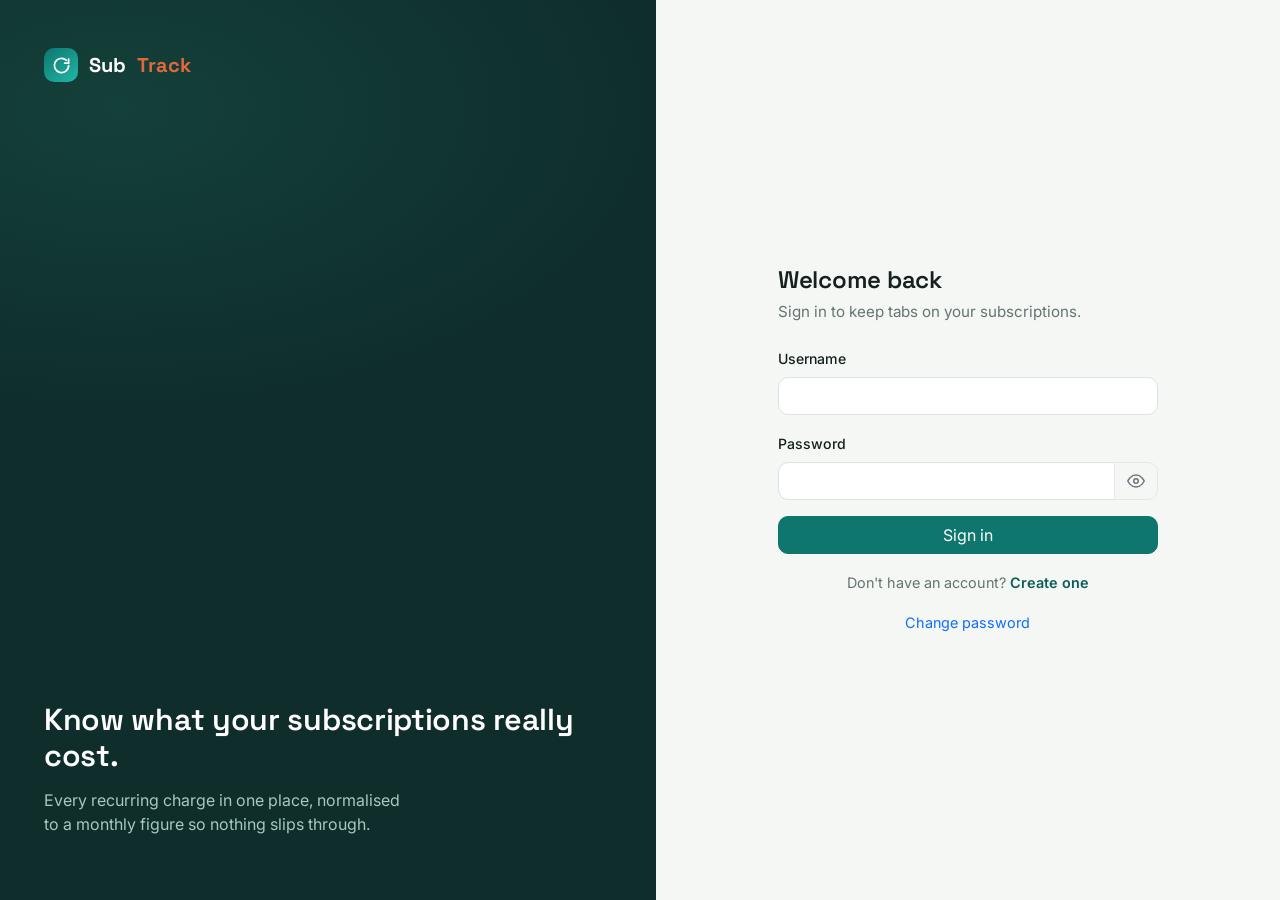
<file: src/main/resources/static/index.html>
<!DOCTYPE html>
<html lang="en">
<head>
    <meta charset="UTF-8" />
    <meta name="viewport" content="width=device-width, initial-scale=1" />
    <title>SubTrack</title>
    <script src="js/config.js"></script>
    <script src="js/auth.js"></script>
    <script>
        // Entry point: send the visitor to the right place.
        location.replace(Auth.isAuthenticated() ? "dashboard.html" : "login.html");
    </script>
</head>
<body></body>
</html>
</file>
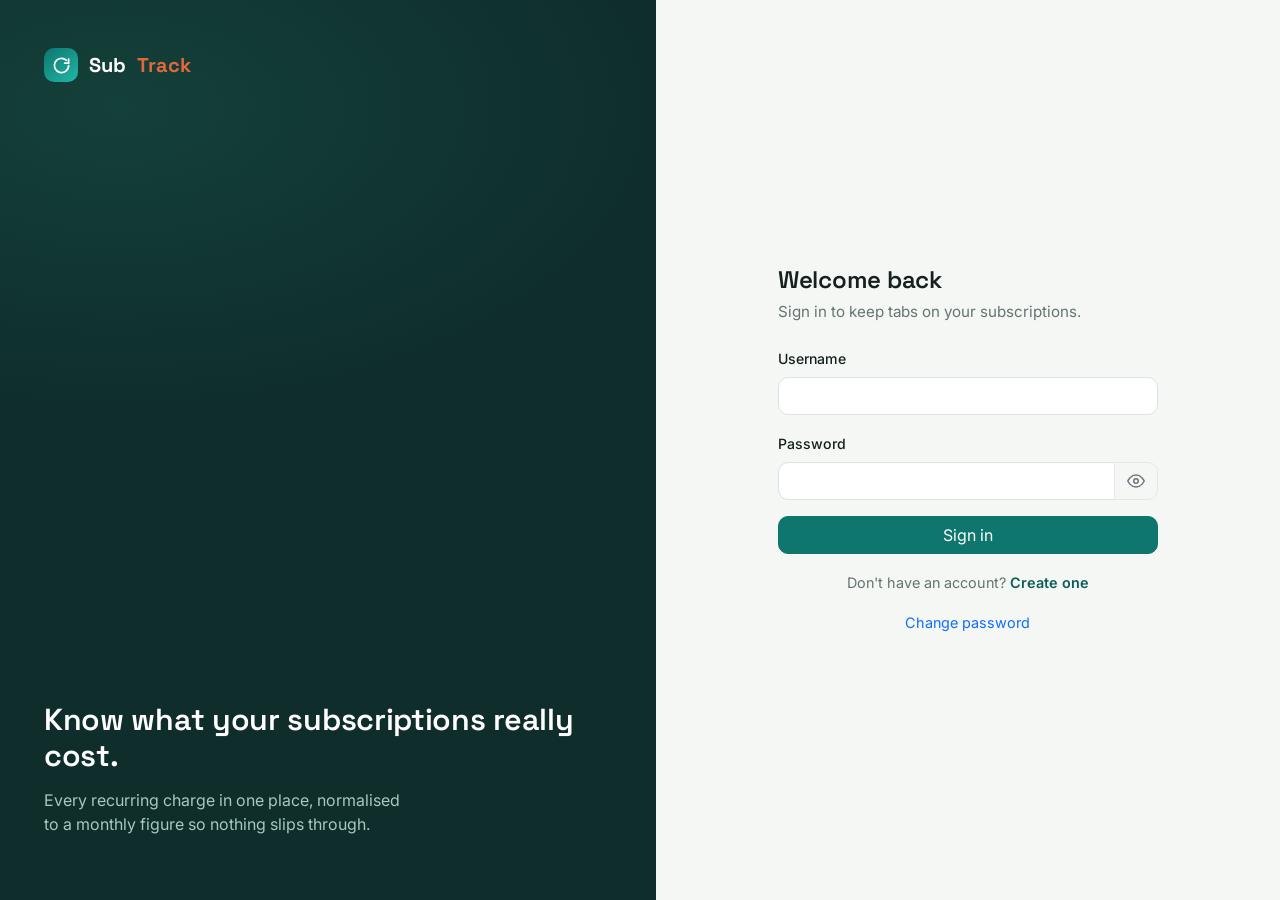
<file: src/main/resources/static/categories.html>
<!DOCTYPE html>
<html lang="en">
<head>
    <meta charset="UTF-8" />
    <meta name="viewport" content="width=device-width, initial-scale=1" />
    <title>Categories · SubTrack</title>

    <link rel="preconnect" href="https://fonts.googleapis.com" />
    <link rel="preconnect" href="https://fonts.gstatic.com" crossorigin />
    <link href="https://fonts.googleapis.com/css2?family=Space+Grotesk:wght@500;600;700&family=Inter:wght@400;500;600&family=Space+Mono:wght@400;700&display=swap" rel="stylesheet" />

    <link href="https://cdn.jsdelivr.net/npm/bootstrap@5.3.3/dist/css/bootstrap.min.css" rel="stylesheet" />
    <link href="css/app.css" rel="stylesheet" />

    <script defer src="https://cdn.jsdelivr.net/npm/bootstrap@5.3.3/dist/js/bootstrap.bundle.min.js"></script>
    <script defer src="js/config.js"></script>
    <script defer src="js/auth.js"></script>
    <script defer src="js/api.js"></script>
    <script defer src="js/layout.js"></script>
    <script defer src="js/categories.js"></script>

    <style>
        .cat-toolbar {
            display: flex;
            align-items: center;
            justify-content: space-between;
            gap: 12px;
            margin-bottom: 18px;
        }
        .cat-toolbar .count { color: var(--st-muted); font-size: .92rem; }

        .cat-grid {
            display: grid;
            grid-template-columns: repeat(auto-fill, minmax(240px, 1fr));
            gap: 14px;
        }
        .cat-card {
            background: var(--st-card);
            border: 1px solid var(--st-border);
            border-radius: var(--st-radius);
            padding: 18px;
            display: flex;
            flex-direction: column;
            justify-content: space-between;
            gap: 14px;
        }
        .cat-name {
            font-family: var(--st-font-display);
            font-weight: 600;
            font-size: 1.05rem;
        }
        .cat-desc {
            color: var(--st-muted);
            font-size: .86rem;
            margin-top: 4px;
            line-height: 1.4;
        }
        .cat-desc--empty { font-style: italic; opacity: .7; }
        .cat-card-actions { display: flex; }

        .cat-subs {
            margin-top: 10px;
            border-top: 1px solid var(--st-border);
            padding-top: 10px;
        }
        .cat-subs-header {
            font-size: .75rem;
            font-weight: 600;
            text-transform: uppercase;
            letter-spacing: .05em;
            color: var(--st-muted);
            margin-bottom: 6px;
        }
        .cat-subs-list {
            list-style: none;
            margin: 0;
            padding: 0;
            display: flex;
            flex-direction: column;
            gap: 4px;
        }
        .cat-sub-item {
            display: flex;
            justify-content: space-between;
            align-items: center;
            font-size: .83rem;
            gap: 8px;
        }
        .cat-sub-inactive { opacity: .55; }
        .cat-sub-name {
            overflow: hidden;
            text-overflow: ellipsis;
            white-space: nowrap;
            flex: 1;
        }
        .cat-sub-price {
            white-space: nowrap;
            color: var(--st-muted);
            font-size: .8rem;
            flex-shrink: 0;
        }
        .cat-subs-empty {
            font-size: .82rem;
            color: var(--st-muted);
            font-style: italic;
            margin: 0;
        }

        .cat-empty { text-align: center; padding: 48px 24px; }
        .cat-empty h2 { font-size: 1.1rem; margin-bottom: 6px; }
        .cat-empty p { color: var(--st-muted); margin-bottom: 18px; }

        .modal-content { border-radius: var(--st-radius); border: 1px solid var(--st-border); }
        .modal-header { border-bottom: 1px solid var(--st-border); }
        .modal-title { font-family: var(--st-font-display); font-weight: 600; }
        .form-label { font-weight: 500; font-size: .88rem; }
    </style>
</head>
<body data-page="categories" data-title="Categories">
<!-- layout.js keeps ONLY the contents of #page-content, so the modals must live
     inside it too — anything placed outside is discarded on mount. -->
<div id="page-content">
    <div class="page-head">
        <h1>Categories</h1>
        <p>Group subscriptions to see where the money goes.</p>
    </div>

    <div id="catLoading" class="st-card text-center text-muted">
        Loading categories…
    </div>

    <div id="catError" class="alert alert-danger d-none" role="alert"></div>

    <div id="catContent" class="d-none">
        <div class="cat-toolbar">
            <span class="count" id="catCount"></span>
            <button type="button" class="btn btn-primary" id="catAddBtn">
                + Add category
            </button>
        </div>

        <div id="catEmpty" class="st-card cat-empty d-none">
            <h2>No categories yet</h2>
            <p>Create a category to organise your subscriptions.</p>
            <button type="button" class="btn btn-primary" id="catEmptyAddBtn">
                + Add category
            </button>
        </div>

        <div id="catGrid" class="cat-grid d-none"></div>
    </div>

    <!-- Create / edit modal — inside #page-content so it survives layout mount. -->
    <div class="modal fade" id="catModal" tabindex="-1" aria-labelledby="catModalTitle" aria-hidden="true">
        <div class="modal-dialog modal-dialog-centered">
            <div class="modal-content">
                <form id="catForm" novalidate>
                    <div class="modal-header">
                        <h5 class="modal-title" id="catModalTitle">Add category</h5>
                        <button type="button" class="btn-close" data-bs-dismiss="modal" aria-label="Close"></button>
                    </div>
                    <div class="modal-body">
                        <div id="catFormError" class="alert alert-danger d-none" role="alert"></div>

                        <div class="mb-3">
                            <label for="catFName" class="form-label">Name</label>
                            <input type="text" class="form-control" id="catFName" maxlength="255"
                                   placeholder="e.g. Streaming" required />
                        </div>

                        <div class="mb-2">
                            <label for="catFDescription" class="form-label">Description <span class="text-muted fw-normal">(optional)</span></label>
                            <textarea class="form-control" id="catFDescription" rows="2" maxlength="500"
                                      placeholder="What belongs in this category?"></textarea>
                        </div>
                    </div>
                    <div class="modal-footer">
                        <button type="button" class="btn btn-outline-secondary" data-bs-dismiss="modal">Cancel</button>
                        <button type="submit" class="btn btn-primary" id="catSaveBtn">Add category</button>
                    </div>
                </form>
            </div>
        </div>
    </div>

    <!-- Delete confirmation modal -->
    <div class="modal fade" id="catConfirmModal" tabindex="-1" aria-labelledby="catConfirmModalTitle" aria-hidden="true">
        <div class="modal-dialog modal-dialog-centered">
            <div class="modal-content">
                <div class="modal-header">
                    <h5 class="modal-title" id="catConfirmModalTitle">Delete category</h5>
                    <button type="button" class="btn-close" data-bs-dismiss="modal" aria-label="Close"></button>
                </div>
                <div class="modal-body">
                    <div id="confirmCatError" class="alert alert-danger d-none" role="alert"></div>
                    <p class="mb-0">
                        Are you sure you want to delete
                        <strong id="confirmCatName"></strong>? Subscriptions in this
                        category may be affected. This can't be undone.
                    </p>
                </div>
                <div class="modal-footer">
                    <button type="button" class="btn btn-outline-secondary" data-bs-dismiss="modal">Cancel</button>
                    <button type="button" class="btn btn-danger" id="confirmCatDeleteBtn">Delete</button>
                </div>
            </div>
        </div>
    </div>
</div>
</body>
</html>
</file>
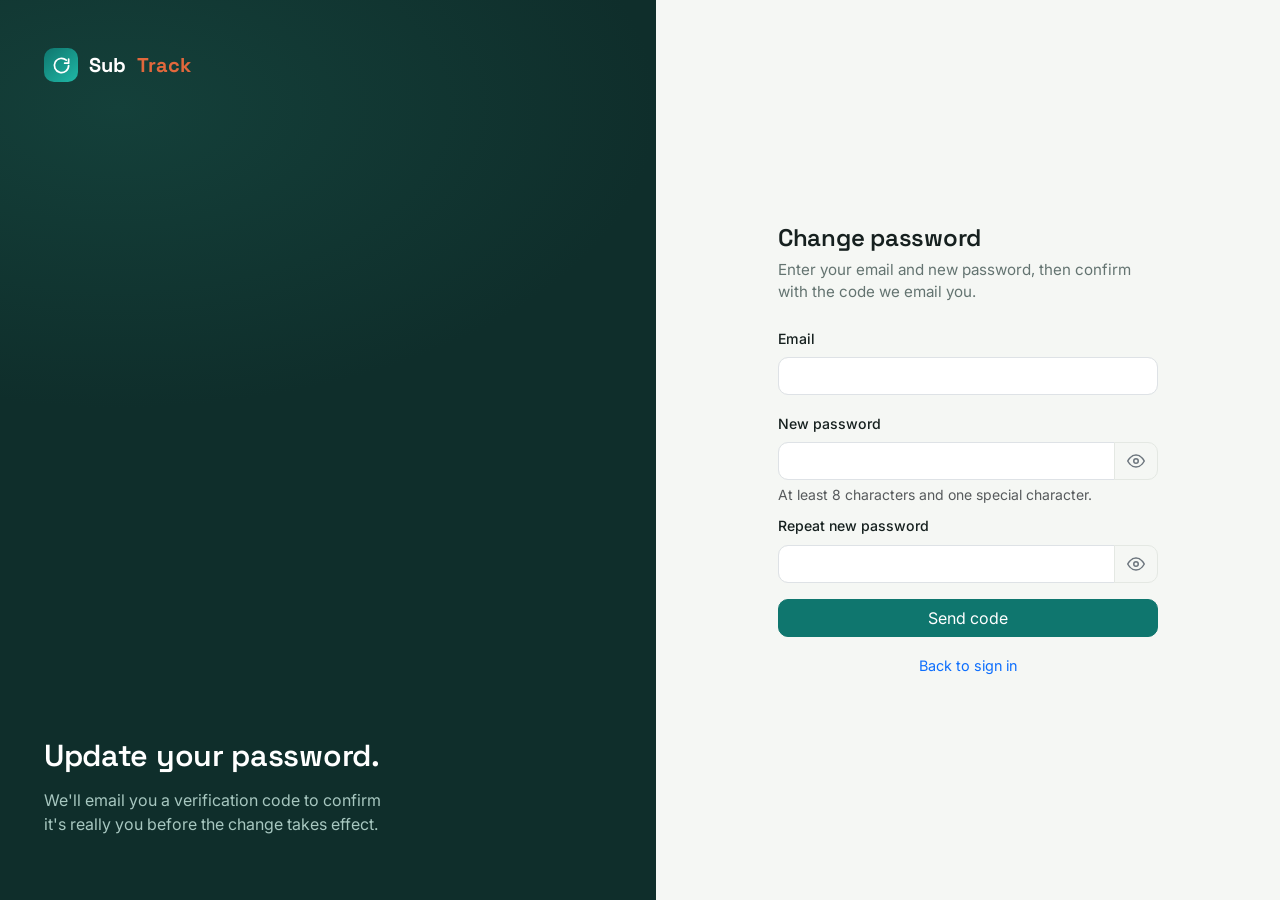
<file: src/main/resources/static/change-password.html>
<!DOCTYPE html>
<html lang="en">
<head>
    <meta charset="UTF-8" />
    <meta name="viewport" content="width=device-width, initial-scale=1" />
    <title>Change password · SubTrack</title>

    <link rel="preconnect" href="https://fonts.googleapis.com" />
    <link rel="preconnect" href="https://fonts.gstatic.com" crossorigin />
    <link href="https://fonts.googleapis.com/css2?family=Space+Grotesk:wght@500;600;700&family=Inter:wght@400;500;600&family=Space+Mono:wght@400;700&display=swap" rel="stylesheet" />

    <link href="https://cdn.jsdelivr.net/npm/bootstrap@5.3.3/dist/css/bootstrap.min.css" rel="stylesheet" />
    <link href="css/app.css" rel="stylesheet" />

    <script defer src="js/config.js"></script>
    <script defer src="js/auth.js"></script>
    <script defer src="js/change-password.js"></script>

    <style>
        /* Keep the eye toggle visually consistent with the input. */
        #cpForm .input-group .btn { border-color: var(--st-border); }
        #cpForm .input-group .btn .eye-icon { width: 18px; height: 18px; display: block; }
    </style>
</head>
<body>
<div class="auth-wrap">
    <!-- Marketing panel (desktop only). -->
    <aside class="auth-aside">
        <div class="brand">
        <span class="brand-mark">
          <svg viewBox="0 0 24 24" fill="none" stroke="#fff" stroke-width="2.2" stroke-linecap="round" stroke-linejoin="round"><path d="M21 12a9 9 0 1 1-3-6.7"/><path d="M21 4v5h-5"/></svg>
        </span>
            Sub<span>Track</span>
        </div>

        <div class="pitch">
            <h2>Update your password.</h2>
            <p>We'll email you a verification code to confirm it's really you before the change takes effect.</p>
        </div>
    </aside>

    <!-- Change-password form -->
    <section class="auth-panel">
        <div class="auth-card">
            <div class="auth-mobile-brand">Sub<span>Track</span></div>

            <h1>Change password</h1>
            <p class="sub">Enter your email and new password, then confirm with the code we email you.</p>

            <div id="cpError" class="alert alert-danger py-2 px-3 d-none" role="alert"></div>
            <div id="cpSuccess" class="alert alert-success py-2 px-3 d-none" role="alert"></div>
            <div id="cpInfo" class="alert alert-info py-2 px-3 d-none" role="alert"></div>

            <form id="cpForm" novalidate>
                <!-- Step 1: details -->
                <div class="mb-3">
                    <label for="cpEmail" class="form-label">Email</label>
                    <input type="email" class="form-control" id="cpEmail" autocomplete="email" required />
                </div>

                <div class="mb-2">
                    <label for="cpNew" class="form-label">New password</label>
                    <div class="input-group">
                        <input type="password" class="form-control" id="cpNew" autocomplete="new-password" required />
                        <button type="button" class="btn btn-outline-secondary" data-toggle-pw="cpNew"
                                aria-label="Show password" aria-pressed="false"></button>
                    </div>
                    <div class="form-text text-muted" id="cpNewHint">At least 8 characters and one special character.</div>
                    <div class="form-text text-danger d-none" id="cpNewError"></div>
                </div>

                <div class="mb-3">
                    <label for="cpConfirm" class="form-label">Repeat new password</label>
                    <div class="input-group">
                        <input type="password" class="form-control" id="cpConfirm" autocomplete="new-password" required />
                        <button type="button" class="btn btn-outline-secondary" data-toggle-pw="cpConfirm"
                                aria-label="Show password" aria-pressed="false"></button>
                    </div>
                    <div class="form-text text-danger d-none" id="cpConfirmError"></div>
                </div>

                <button type="button" class="btn btn-primary w-100" id="cpSendBtn">Send code</button>

                <!-- Step 2: verification (revealed after the code is sent) -->
                <div id="cpCodeSection" class="d-none">
                    <hr class="my-4" />
                    <div class="mb-3">
                        <label for="cpCode" class="form-label">Verification code</label>
                        <input type="text" class="form-control" id="cpCode" autocomplete="one-time-code"
                               placeholder="Paste the code from your email" />
                    </div>
                    <button type="submit" class="btn btn-primary w-100" id="cpVerifyBtn">Verify &amp; change password</button>
                    <button type="button" class="btn btn-link w-100 mt-2 p-0" id="cpResendBtn">Resend code</button>
                </div>
            </form>

            <div class="toggle-line">
                <a href="login.html" class="text-decoration-none">Back to sign in</a>
            </div>
        </div>
    </section>
</div>
</body>
</html>
</file>
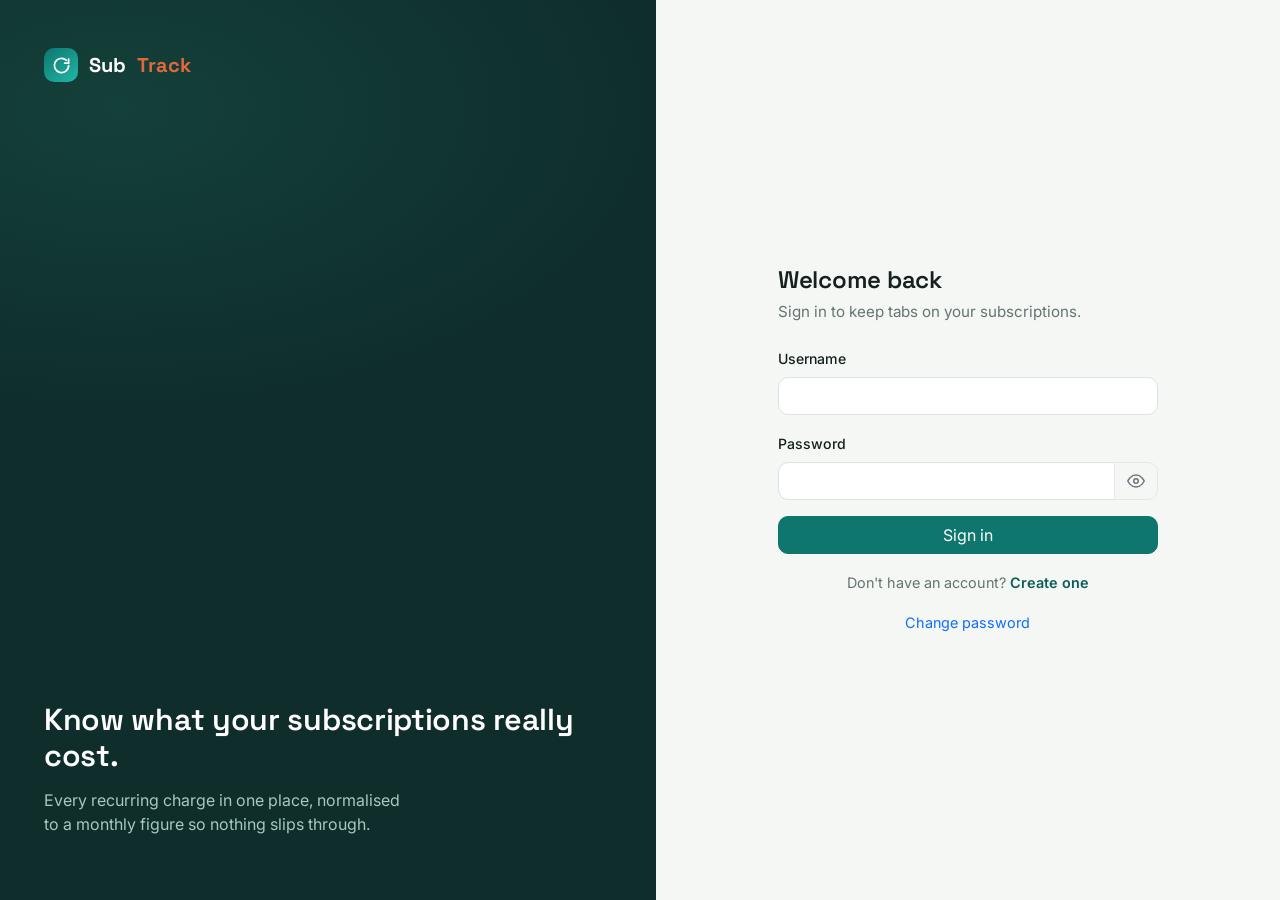
<file: src/main/resources/static/login.html>
<!DOCTYPE html>
<html lang="en">
<head>
    <meta charset="UTF-8" />
    <meta name="viewport" content="width=device-width, initial-scale=1" />
    <title>Sign in · SubTrack</title>

    <link rel="preconnect" href="https://fonts.googleapis.com" />
    <link rel="preconnect" href="https://fonts.gstatic.com" crossorigin />
    <link href="https://fonts.googleapis.com/css2?family=Space+Grotesk:wght@500;600;700&family=Inter:wght@400;500;600&family=Space+Mono:wght@400;700&display=swap" rel="stylesheet" />

    <link href="https://cdn.jsdelivr.net/npm/bootstrap@5.3.3/dist/css/bootstrap.min.css" rel="stylesheet" />
    <link href="css/app.css" rel="stylesheet" />

    <script defer src="js/config.js"></script>
    <script defer src="js/auth.js"></script>
    <script defer src="js/login.js"></script>

    <style>
        #authForm .input-group .btn { border-color: var(--st-border); }
        #authForm .input-group .btn .eye-icon { width: 18px; height: 18px; display: block; }
    </style>
</head>
<body>
<div class="auth-wrap">
    <!-- Marketing panel (desktop only). Figures are illustrative. -->
    <aside class="auth-aside">
        <div class="brand">
        <span class="brand-mark">
          <svg viewBox="0 0 24 24" fill="none" stroke="#fff" stroke-width="2.2" stroke-linecap="round" stroke-linejoin="round"><path d="M21 12a9 9 0 1 1-3-6.7"/><path d="M21 4v5h-5"/></svg>
        </span>
            Sub<span>Track</span>
        </div>

        <div class="pitch">
            <h2>Know what your subscriptions really cost.</h2>
            <p>Every recurring charge in one place, normalised to a monthly figure so nothing slips through.</p>
        </div>
    </aside>

    <!-- Auth form -->
    <section class="auth-panel">
        <div class="auth-card">
            <div class="auth-mobile-brand">Sub<span>Track</span></div>

            <h1 id="authTitle">Welcome back</h1>
            <p class="sub" id="authSub">Sign in to keep tabs on your subscriptions.</p>

            <div id="authError" class="alert alert-danger py-2 px-3 d-none" role="alert"></div>

            <form id="authForm" novalidate>
                <div class="mb-3">
                    <label for="username" class="form-label">Username</label>
                    <input type="text" class="form-control" id="username" autocomplete="username" required />
                </div>

                <div class="mb-3 d-none" id="emailField">
                    <label for="email" class="form-label">Email</label>
                    <input type="email" class="form-control" id="email" autocomplete="email" />
                </div>

                <div class="mb-3">
                    <label for="password" class="form-label">Password</label>
                    <div class="input-group">
                        <input type="password" class="form-control" id="password" autocomplete="current-password" required />
                        <button type="button" class="btn btn-outline-secondary" data-toggle-pw="password"
                                aria-label="Show password" aria-pressed="false"></button>
                    </div>
                </div>

                <button type="submit" class="btn btn-primary w-100" id="submitBtn">Sign in</button>
            </form>

            <div class="toggle-line">
                <span id="toggleText">Don't have an account?</span>
                <button type="button" id="toggleBtn">Create one</button>
            </div>

            <div class="toggle-line">
                <a href="change-password.html" class="text-decoration-none">Change password</a>
            </div>
        </div>
    </section>
</div>
</body>
</html>
</file>
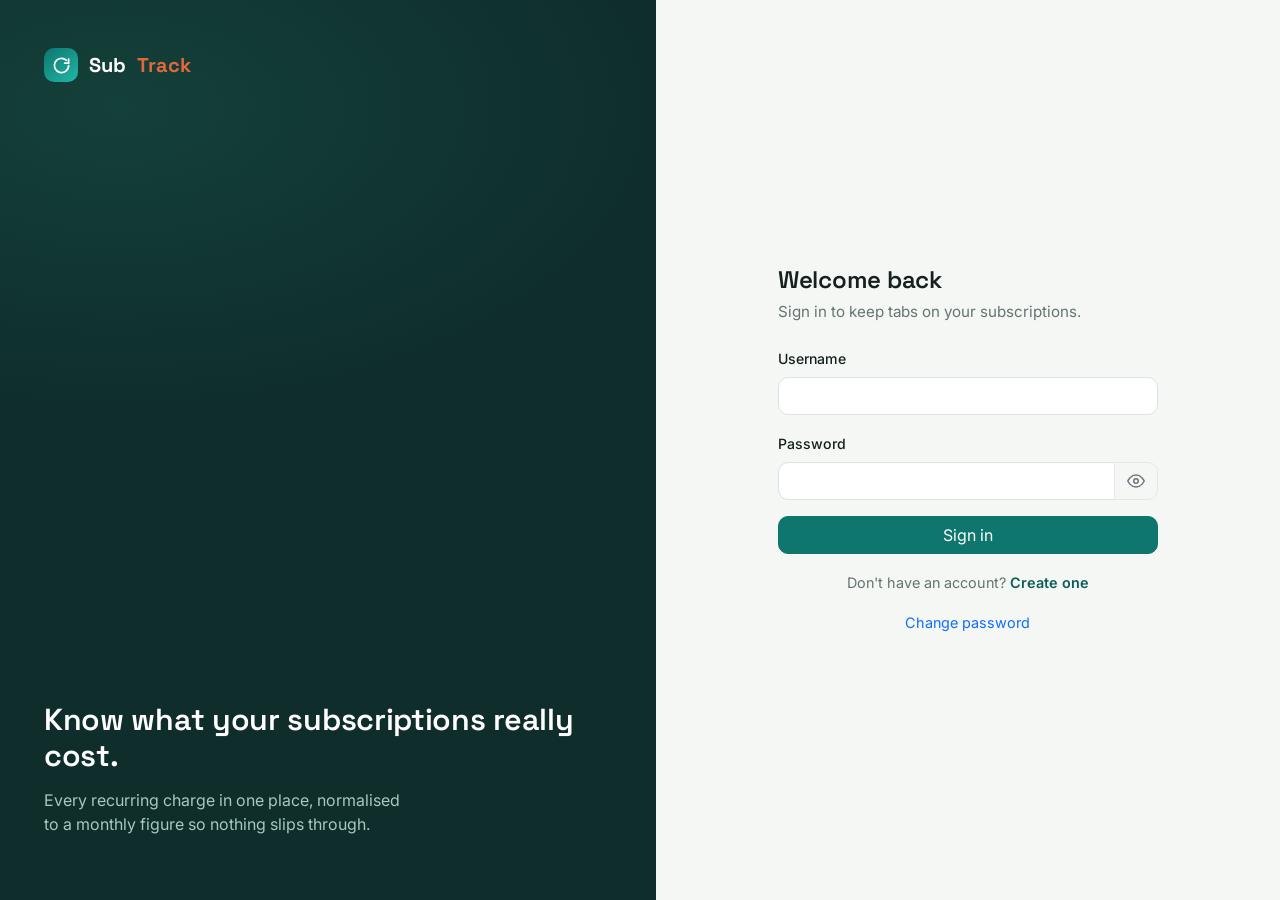
<file: src/main/resources/static/subscriptions.html>
<!DOCTYPE html>
<html lang="en">
<head>
    <meta charset="UTF-8" />
    <meta name="viewport" content="width=device-width, initial-scale=1" />
    <title>Subscriptions · SubTrack</title>

    <link rel="preconnect" href="https://fonts.googleapis.com" />
    <link rel="preconnect" href="https://fonts.gstatic.com" crossorigin />
    <link href="https://fonts.googleapis.com/css2?family=Space+Grotesk:wght@500;600;700&family=Inter:wght@400;500;600&family=Space+Mono:wght@400;700&display=swap" rel="stylesheet" />

    <link href="https://cdn.jsdelivr.net/npm/bootstrap@5.3.3/dist/css/bootstrap.min.css" rel="stylesheet" />
    <link href="css/app.css" rel="stylesheet" />

    <!-- Order matters; defer keeps them sequential and runs before the shell mounts. -->
    <script defer src="https://cdn.jsdelivr.net/npm/bootstrap@5.3.3/dist/js/bootstrap.bundle.min.js"></script>
    <script defer src="js/config.js"></script>
    <script defer src="js/auth.js"></script>
    <script defer src="js/api.js"></script>
    <script defer src="js/layout.js"></script>
    <script defer src="js/subsciptions.js?v=2"></script>

    <style>
        /* Page-scoped styles for the subscriptions table and its modals.
           Shared chrome lives in app.css; these belong with the page. */
        .subs-toolbar {
            display: flex;
            align-items: center;
            justify-content: space-between;
            gap: 12px;
            margin-bottom: 18px;
            flex-wrap: wrap;
        }
        .subs-toolbar .count {
            color: var(--st-muted);
            font-size: .92rem;
        }
        .subs-toolbar-left {
            display: flex;
            align-items: center;
            gap: 10px;
            flex-wrap: wrap;
            flex: 1;
        }
        .subs-search {
            width: 220px;
            max-width: 100%;
        }
        .subs-table thead th.sortable {
            cursor: pointer;
            user-select: none;
            white-space: nowrap;
        }
        .subs-table thead th.sortable:hover { color: var(--st-fg); }
        .subs-table thead th.sort-active { color: var(--st-fg); }
        .sort-icon { font-style: normal; opacity: .6; font-size: .8em; }

        .subs-table {
            margin: 0;
            --bs-table-bg: transparent;
        }
        .subs-table thead th {
            font-family: var(--st-font-display);
            font-weight: 600;
            font-size: .76rem;
            text-transform: uppercase;
            letter-spacing: .06em;
            color: var(--st-muted);
            border-bottom: 1px solid var(--st-border);
            padding: 12px 14px;
            white-space: nowrap;
        }
        .subs-table tbody td {
            padding: 14px;
            border-bottom: 1px solid var(--st-border);
            vertical-align: middle;
        }
        .subs-table tbody tr:last-child td { border-bottom: none; }
        .subs-table tbody tr.is-inactive { opacity: .62; }

        .st-name { font-weight: 600; }
        .st-sub {
            color: var(--st-muted);
            font-size: .82rem;
            margin-top: 2px;
        }
        .st-money { font-size: .95rem; white-space: nowrap; }
        .st-nowrap { white-space: nowrap; }

        .st-badge {
            display: inline-flex;
            align-items: center;
            gap: 3px;
            font-size: .72rem;
            font-weight: 600;
            border-radius: 999px;
            padding: 3px 9px;
            line-height: 1.2;
        }
        .st-badge--active {
            color: var(--st-brand-700);
            background: rgba(15, 118, 110, .10);
        }
        .st-badge--reminder {
            color: #b1481f;
            background: rgba(226, 104, 60, .12);
        }
        .st-badge--muted {
            color: var(--st-muted);
            background: rgba(100, 116, 113, .12);
        }

        .subs-empty {
            text-align: center;
            padding: 48px 24px;
        }
        .subs-empty h2 { font-size: 1.1rem; margin-bottom: 6px; }
        .subs-empty p { color: var(--st-muted); margin-bottom: 18px; }

        /* Modal niceties to match the app palette. */
        .modal-content { border-radius: var(--st-radius); border: 1px solid var(--st-border); }
        .modal-header { border-bottom: 1px solid var(--st-border); }
        .modal-title { font-family: var(--st-font-display); font-weight: 600; }
        .form-label { font-weight: 500; font-size: .88rem; }
        .form-hint { color: var(--st-muted); font-size: .78rem; margin-top: 3px; }

        /* The reminder opt-in gets a soft callout so its purpose is obvious. */
        .reminder-box {
            border: 1px solid var(--st-border);
            background: #fbfaf7;
            border-radius: var(--st-radius-sm);
            padding: 12px 14px;
        }
        .reminder-box .form-check-label { font-weight: 500; }
        .reminder-box .reminder-help {
            color: var(--st-muted);
            font-size: .78rem;
            margin: 4px 0 0 1.6em;
        }
    </style>
</head>
<body data-page="subscriptions" data-title="Subscriptions">
<!-- The layout wraps everything below in the navbar + sidebar shell. Note that
     layout.js keeps ONLY the contents of #page-content, so the modals must live
     inside it too — anything placed outside is discarded on mount. -->
<div id="page-content">
    <div class="page-head">
        <h1>Subscriptions</h1>
        <p>Everything you're paying for, in one list.</p>
    </div>

    <!-- Loading state -->
    <div id="subsLoading" class="st-card text-center text-muted">
        Loading your subscriptions…
    </div>

    <!-- Error state -->
    <div id="subsError" class="alert alert-danger d-none" role="alert"></div>

    <!-- Content -->
    <div id="subsContent" class="d-none">
        <div class="subs-toolbar">
            <div class="subs-toolbar-left">
                <span class="count" id="subsCount"></span>
                <input type="search" class="form-control form-control-sm subs-search"
                       id="subsSearch" placeholder="Search by name…" autocomplete="off" />
            </div>
            <button type="button" class="btn btn-primary" id="subsAddBtn">
                + Add subscription
            </button>
        </div>

        <!-- Empty state -->
        <div id="subsEmpty" class="st-card subs-empty d-none">
            <h2>No subscriptions yet</h2>
            <p>Add your first subscription to start tracking what you pay.</p>
            <button type="button" class="btn btn-primary" id="subsEmptyAddBtn">
                + Add subscription
            </button>
        </div>

        <!-- Table -->
        <div id="subsTableWrap" class="st-card p-0 d-none">
            <div class="table-responsive">
                <table class="table subs-table align-middle">
                    <thead>
                    <tr>
                        <th class="sortable" id="sortTh-name">Name<span class="sort-icon"> ↑</span></th>
                        <th class="sortable" id="sortTh-price">Price<span class="sort-icon"> ↕</span></th>
                        <th>Billing cycle</th>
                        <th class="sortable" id="sortTh-renewal">Renewal date<span class="sort-icon"> ↕</span></th>
                        <th>Category</th>
                        <th>Status</th>
                        <th class="text-end">Actions</th>
                    </tr>
                    </thead>
                    <tbody id="subsTbody"></tbody>
                </table>
            </div>
        </div>
    </div>

    <!-- ==================================================================
         Create / edit modal — kept inside #page-content so it survives the
         layout mount (which preserves only this element's contents).
         ================================================================== -->
    <div class="modal fade" id="subModal" tabindex="-1" aria-labelledby="subModalTitle" aria-hidden="true">
        <div class="modal-dialog modal-dialog-centered">
            <div class="modal-content">
                <form id="subForm" novalidate>
                    <div class="modal-header">
                        <h5 class="modal-title" id="subModalTitle">Add subscription</h5>
                        <button type="button" class="btn-close" data-bs-dismiss="modal" aria-label="Close"></button>
                    </div>
                    <div class="modal-body">
                        <div id="subFormError" class="alert alert-danger d-none" role="alert"></div>

                        <div class="mb-3">
                            <label for="fName" class="form-label">Name</label>
                            <input type="text" class="form-control" id="fName" maxlength="100"
                                   placeholder="e.g. Netflix" required />
                        </div>

                        <div class="mb-3">
                            <label for="fDescription" class="form-label">Description <span class="text-muted fw-normal">(optional)</span></label>
                            <input type="text" class="form-control" id="fDescription" maxlength="255"
                                   placeholder="e.g. Family plan" />
                        </div>

                        <div class="row g-3">
                            <div class="col-7">
                                <label for="fPrice" class="form-label">Price</label>
                                <input type="number" class="form-control" id="fPrice"
                                       min="0.01" step="0.01" placeholder="0.00" required />
                            </div>
                            <div class="col-5">
                                <label for="fCurrency" class="form-label">Currency</label>
                                <input type="text" class="form-control text-uppercase" id="fCurrency"
                                       maxlength="3" placeholder="EUR" required />
                            </div>
                        </div>

                        <div class="row g-3 mt-0">
                            <div class="col-6">
                                <label for="fCycle" class="form-label">Billing cycle</label>
                                <select class="form-select" id="fCycle"></select>
                            </div>
                            <div class="col-6">
                                <label for="fRenewal" class="form-label">Next renewal</label>
                                <input type="date" class="form-control" id="fRenewal" required />
                            </div>
                        </div>

                        <div class="mb-3 mt-3">
                            <label for="fCategory" class="form-label">Category</label>
                            <select class="form-select" id="fCategory"></select>
                            <div class="form-hint">
                                Manage the list on the <a href="categories.html">Categories</a> page.
                            </div>
                        </div>

                        <div class="form-check form-switch mb-3">
                            <input class="form-check-input" type="checkbox" role="switch" id="fActive" checked />
                            <label class="form-check-label" for="fActive">Active subscription</label>
                        </div>

                        <!-- Renewal reminder opt-in. Backend support already exists
                             (renewalReminderEnabled on the subscription); this is the
                             user's per-subscription consent toggle. -->
                        <div class="reminder-box">
                            <div class="form-check form-switch mb-0">
                                <input class="form-check-input" type="checkbox" role="switch" id="fReminder" />
                                <label class="form-check-label" for="fReminder">
                                    Email me before this renews
                                </label>
                            </div>
                            <p class="reminder-help mb-0">
                                We'll send a reminder to your account email up to 7 days before the
                                renewal date. Off by default — turn it on only if you want it.
                            </p>
                        </div>
                    </div>
                    <div class="modal-footer">
                        <button type="button" class="btn btn-outline-secondary" data-bs-dismiss="modal">Cancel</button>
                        <button type="submit" class="btn btn-primary" id="subSaveBtn">Add subscription</button>
                    </div>
                </form>
            </div>
        </div>
    </div>

    <!-- ==================================================================
         Delete confirmation modal
         ================================================================== -->
    <div class="modal fade" id="confirmModal" tabindex="-1" aria-labelledby="confirmModalTitle" aria-hidden="true">
        <div class="modal-dialog modal-dialog-centered">
            <div class="modal-content">
                <div class="modal-header">
                    <h5 class="modal-title" id="confirmModalTitle">Delete subscription</h5>
                    <button type="button" class="btn-close" data-bs-dismiss="modal" aria-label="Close"></button>
                </div>
                <div class="modal-body">
                    <div id="confirmError" class="alert alert-danger d-none" role="alert"></div>
                    <p class="mb-0">
                        Are you sure you want to delete
                        <strong id="confirmSubName"></strong>? This can't be undone.
                    </p>
                </div>
                <div class="modal-footer">
                    <button type="button" class="btn btn-outline-secondary" data-bs-dismiss="modal">Cancel</button>
                    <button type="button" class="btn btn-danger" id="confirmDeleteBtn">Delete</button>
                </div>
            </div>
        </div>
    </div>
</div>
</body>
</html>
</file>
<file: src/main/resources/static/css/app.css>
/* ==========================================================================
   SubTrack — shared frontend stylesheet
   Base layout, theme, navbar + sidebar shell. Loaded by every page on top of
   Bootstrap 5. Page-specific styles belong in the page itself, not here.
   ========================================================================== */

:root {
  /* Palette ---------------------------------------------------------------- */
  --st-ink:        #0f2e2b;  /* sidebar background (deep teal) */
  --st-ink-2:      #16403a;  /* sidebar hover / active surface */
  --st-ink-line:   #21534b;  /* sidebar dividers */
  --st-brand:      #0f766e;  /* primary actions */
  --st-brand-700:  #0b5e57;
  --st-accent:     #e2683c;  /* renewals, alerts, active marker */
  --st-bg:         #f5f7f4;  /* app surface (warm off-white) */
  --st-card:       #ffffff;
  --st-text:       #16201f;
  --st-muted:      #647471;
  --st-border:     #e4e8e3;
  --st-ring:       rgba(15, 118, 110, .30);

  /* Type ------------------------------------------------------------------- */
  --st-font-display: "Space Grotesk", system-ui, sans-serif;
  --st-font-body:    "Inter", system-ui, sans-serif;
  --st-font-mono:    "Space Mono", ui-monospace, "SFMono-Regular", monospace;

  /* Metrics ---------------------------------------------------------------- */
  --st-sidebar-w: 248px;
  --st-radius:    14px;
  --st-radius-sm: 10px;

  /* Bootstrap overrides so its components inherit the brand ---------------- */
  --bs-primary: var(--st-brand);
  --bs-primary-rgb: 15, 118, 110;
  --bs-link-color: var(--st-brand-700);
  --bs-link-hover-color: var(--st-brand);
  --bs-body-font-family: var(--st-font-body);
  --bs-border-radius: var(--st-radius-sm);
}

/* Base --------------------------------------------------------------------- */
body {
  margin: 0;
  background: var(--st-bg);
  color: var(--st-text);
  font-family: var(--st-font-body);
  -webkit-font-smoothing: antialiased;
}

h1, h2, h3, h4, h5, .st-display {
  font-family: var(--st-font-display);
  letter-spacing: -0.01em;
}

.st-mono { font-family: var(--st-font-mono); }

/* Money figures: the app's signature treatment. Tabular mono so columns of
   prices line up like a ledger. */
.st-money {
  font-family: var(--st-font-mono);
  font-variant-numeric: tabular-nums;
  letter-spacing: -0.02em;
}

a { text-decoration: none; }

/* App shell ---------------------------------------------------------------- */
.app-shell {
  display: flex;
  min-height: 100vh;
}

/* Sidebar ------------------------------------------------------------------ */
.app-sidebar {
  width: var(--st-sidebar-w);
  /* !important: Bootstrap's .offcanvas-md sets `background: transparent !important`
     above the md breakpoint, which would otherwise erase the sidebar colour and
     leave the light logo text and logout button invisible on a light surface. */
  background: var(--st-ink) !important;
  color: #dcebe7;
  display: flex;
  flex-direction: column;
  padding: 20px 16px;
}

@media (min-width: 768px) {
  /* Persistent on desktop; Bootstrap's offcanvas-md handles small screens. */
  .app-sidebar.offcanvas-md {
    position: sticky;
    top: 0;
    height: 100vh;
    background: var(--st-ink) !important;
  }
}

.sidebar-brand {
  display: flex;
  align-items: center;
  gap: 10px;
  padding: 4px 6px 18px;
  color: #fff;
}
.sidebar-brand .brand-mark {
  width: 30px; height: 30px;
  border-radius: 9px;
  background: linear-gradient(140deg, var(--st-brand) 0%, #1fb8a6 100%);
  display: grid; place-items: center;
  box-shadow: 0 2px 10px rgba(31, 184, 166, .35);
}
.sidebar-brand .brand-mark svg { width: 17px; height: 17px; }
.sidebar-brand .brand-name {
  font-family: var(--st-font-display);
  font-weight: 700;
  font-size: 1.16rem;
  letter-spacing: -0.02em;
}
.sidebar-brand .brand-name span { color: var(--st-accent); }

/* Monthly-spend chip — the one shared data element that states the app's job. */
.spend-chip {
  margin: 4px 0 18px;
  padding: 12px 14px;
  border-radius: var(--st-radius);
  background: var(--st-ink-2);
  border: 1px solid var(--st-ink-line);
}
.spend-chip .label {
  font-size: .68rem;
  text-transform: uppercase;
  letter-spacing: .09em;
  color: #8fb3ac;
}
.spend-chip .amount {
  font-family: var(--st-font-mono);
  font-variant-numeric: tabular-nums;
  font-size: 1.4rem;
  color: #fff;
  margin-top: 2px;
  line-height: 1.1;
}
.spend-chip .amount.is-loading { color: #6f928b; }

.sidebar-nav { display: flex; flex-direction: column; gap: 2px; flex: 1; }
.sidebar-nav .nav-label {
  font-size: .68rem;
  text-transform: uppercase;
  letter-spacing: .09em;
  color: #6f928b;
  padding: 6px 12px;
}
.sidebar-nav a {
  display: flex;
  align-items: center;
  gap: 11px;
  padding: 10px 12px;
  border-radius: var(--st-radius-sm);
  color: #cfe2dd;
  font-weight: 500;
  font-size: .94rem;
  transition: background .14s ease, color .14s ease;
}
.sidebar-nav a svg { width: 18px; height: 18px; opacity: .85; flex: none; }
.sidebar-nav a:hover { background: var(--st-ink-2); color: #fff; }
.sidebar-nav a.active {
  background: var(--st-ink-2);
  color: #fff;
  position: relative;
}
.sidebar-nav a.active::before {
  content: "";
  position: absolute;
  left: -16px; top: 8px; bottom: 8px;
  width: 3px;
  border-radius: 0 3px 3px 0;
  background: var(--st-accent);
}

.sidebar-foot {
  border-top: 1px solid var(--st-ink-line);
  padding-top: 14px;
  margin-top: 8px;
}
.sidebar-foot .who {
  font-size: .8rem;
  color: #9ec0b9;
  padding: 0 12px 8px;
  white-space: nowrap;
  overflow: hidden;
  text-overflow: ellipsis;
}
/* Explicit, always-visible logout button (don't rely on a faint outline). */
.sidebar-foot [data-logout] {
  --bs-btn-color: #fff;
  --bs-btn-border-color: rgba(255, 255, 255, .28);
  --bs-btn-bg: rgba(255, 255, 255, .08);
  --bs-btn-hover-color: var(--st-ink);
  --bs-btn-hover-bg: #ffffff;
  --bs-btn-hover-border-color: #ffffff;
  --bs-btn-active-color: var(--st-ink);
  --bs-btn-active-bg: #ffffff;
  --bs-btn-active-border-color: #ffffff;
  font-weight: 600;
}

/* Main column -------------------------------------------------------------- */
.app-main {
  flex: 1;
  min-width: 0;
  display: flex;
  flex-direction: column;
}

/* Topbar (navbar) ---------------------------------------------------------- */
.app-topbar {
  height: 60px;
  background: rgba(255, 255, 255, .85);
  backdrop-filter: saturate(140%) blur(8px);
  border-bottom: 1px solid var(--st-border);
  display: flex;
  align-items: center;
  gap: 12px;
  padding: 0 20px;
  position: sticky;
  top: 0;
  z-index: 20;
}
.app-topbar .topbar-title {
  font-family: var(--st-font-display);
  font-weight: 600;
  font-size: 1.04rem;
  margin: 0;
}
.app-topbar .topbar-brand {
  display: none;
  align-items: center;
  gap: 8px;
  font-family: var(--st-font-display);
  font-weight: 700;
}
.app-topbar .topbar-brand span { color: var(--st-accent); }
.app-topbar .sidebar-toggle {
  display: none;
  border: 1px solid var(--st-border);
  background: #fff;
  border-radius: 10px;
  width: 38px; height: 38px;
  align-items: center; justify-content: center;
}
@media (max-width: 767.98px) {
  .app-topbar .sidebar-toggle { display: inline-flex; }
  .app-topbar .topbar-brand { display: flex; }
  .app-topbar .topbar-title { display: none; }
}

.topbar-user .btn {
  display: inline-flex;
  align-items: center;
  gap: 8px;
}
.topbar-user .avatar {
  width: 28px; height: 28px;
  border-radius: 50%;
  background: var(--st-brand);
  color: #fff;
  display: grid; place-items: center;
  font-size: .8rem; font-weight: 600;
  font-family: var(--st-font-display);
}

/* Content ------------------------------------------------------------------ */
.app-content {
  padding: 26px 24px 48px;
  max-width: 1180px;
  width: 100%;
}
.page-head { margin-bottom: 22px; }
.page-head h1 {
  font-size: 1.55rem;
  font-weight: 600;
  margin: 0 0 4px;
}
.page-head p { color: var(--st-muted); margin: 0; }

/* Reusable surfaces -------------------------------------------------------- */
.st-card {
  background: var(--st-card);
  border: 1px solid var(--st-border);
  border-radius: var(--st-radius);
  padding: 22px;
}

.btn-primary {
  --bs-btn-bg: var(--st-brand);
  --bs-btn-border-color: var(--st-brand);
  --bs-btn-hover-bg: var(--st-brand-700);
  --bs-btn-hover-border-color: var(--st-brand-700);
  --bs-btn-active-bg: var(--st-brand-700);
  --bs-btn-active-border-color: var(--st-brand-700);
}
.btn-accent {
  --bs-btn-color: #fff;
  --bs-btn-bg: var(--st-accent);
  --bs-btn-border-color: var(--st-accent);
  --bs-btn-hover-color: #fff;
  --bs-btn-hover-bg: #cf572d;
  --bs-btn-hover-border-color: #cf572d;
}
.form-control:focus, .form-select:focus {
  border-color: var(--st-brand);
  box-shadow: 0 0 0 .2rem var(--st-ring);
}

/* Empty / placeholder state used by stub pages and future tickets. */
.st-placeholder {
  border: 1px dashed var(--st-border);
  border-radius: var(--st-radius);
  background: #fff;
  padding: 40px 28px;
  text-align: center;
  color: var(--st-muted);
}
.st-placeholder .tag {
  display: inline-block;
  font-size: .72rem;
  letter-spacing: .08em;
  text-transform: uppercase;
  color: var(--st-brand-700);
  background: rgba(15, 118, 110, .08);
  border-radius: 999px;
  padding: 4px 11px;
  margin-bottom: 12px;
}

/* Accessibility ------------------------------------------------------------ */
:focus-visible {
  outline: 2px solid var(--st-brand);
  outline-offset: 2px;
}
@media (prefers-reduced-motion: reduce) {
  * { transition: none !important; animation: none !important; }
}

/* ==========================================================================
   Auth pages (login / register) — standalone, no app shell
   ========================================================================== */
.auth-wrap {
  min-height: 100vh;
  display: grid;
  grid-template-columns: 1.05fr 1fr;
}
@media (max-width: 860px) {
  .auth-wrap { grid-template-columns: 1fr; }
  .auth-aside { display: none !important; }
}
.auth-aside {
  background:
    radial-gradient(900px 500px at 18% 12%, #14403a 0%, transparent 60%),
    var(--st-ink);
  color: #dcebe7;
  padding: 48px 44px;
  display: flex;
  flex-direction: column;
}
.auth-aside .brand {
  display: flex; align-items: center; gap: 11px;
  color: #fff; font-family: var(--st-font-display);
  font-weight: 700; font-size: 1.25rem;
}
.auth-aside .brand span { color: var(--st-accent); }
.auth-aside .brand .brand-mark {
  width: 34px; height: 34px; border-radius: 10px;
  background: linear-gradient(140deg, var(--st-brand) 0%, #1fb8a6 100%);
  display: grid; place-items: center;
}
.auth-aside .brand .brand-mark svg { width: 19px; height: 19px; }
.auth-aside .pitch {
  margin-top: auto;
}
.auth-aside .pitch h2 {
  font-size: 1.9rem; line-height: 1.18; color: #fff;
  font-weight: 600; margin: 0 0 14px;
}
.auth-aside .pitch p { color: #a7c7c0; font-size: 1rem; max-width: 36ch; }

.auth-panel {
  display: flex;
  align-items: center;
  justify-content: center;
  padding: 40px 24px;
  background: var(--st-bg);
}
.auth-card {
  width: 100%;
  max-width: 380px;
}
.auth-card .auth-mobile-brand {
  display: none;
  align-items: center; gap: 9px;
  font-family: var(--st-font-display); font-weight: 700;
  font-size: 1.2rem; margin-bottom: 26px;
}
.auth-card .auth-mobile-brand span { color: var(--st-accent); }
@media (max-width: 860px) {
  .auth-card .auth-mobile-brand { display: flex; }
}
.auth-card h1 {
  font-size: 1.5rem; font-weight: 600; margin: 0 0 6px;
}
.auth-card .sub { color: var(--st-muted); margin-bottom: 22px; font-size: .95rem; }
.auth-card .form-label { font-weight: 500; font-size: .88rem; }
.auth-card .toggle-line {
  margin-top: 18px; text-align: center;
  font-size: .9rem; color: var(--st-muted);
}
.auth-card .toggle-line button {
  background: none; border: none; padding: 0;
  color: var(--st-brand-700); font-weight: 600; cursor: pointer;
}
</file>
